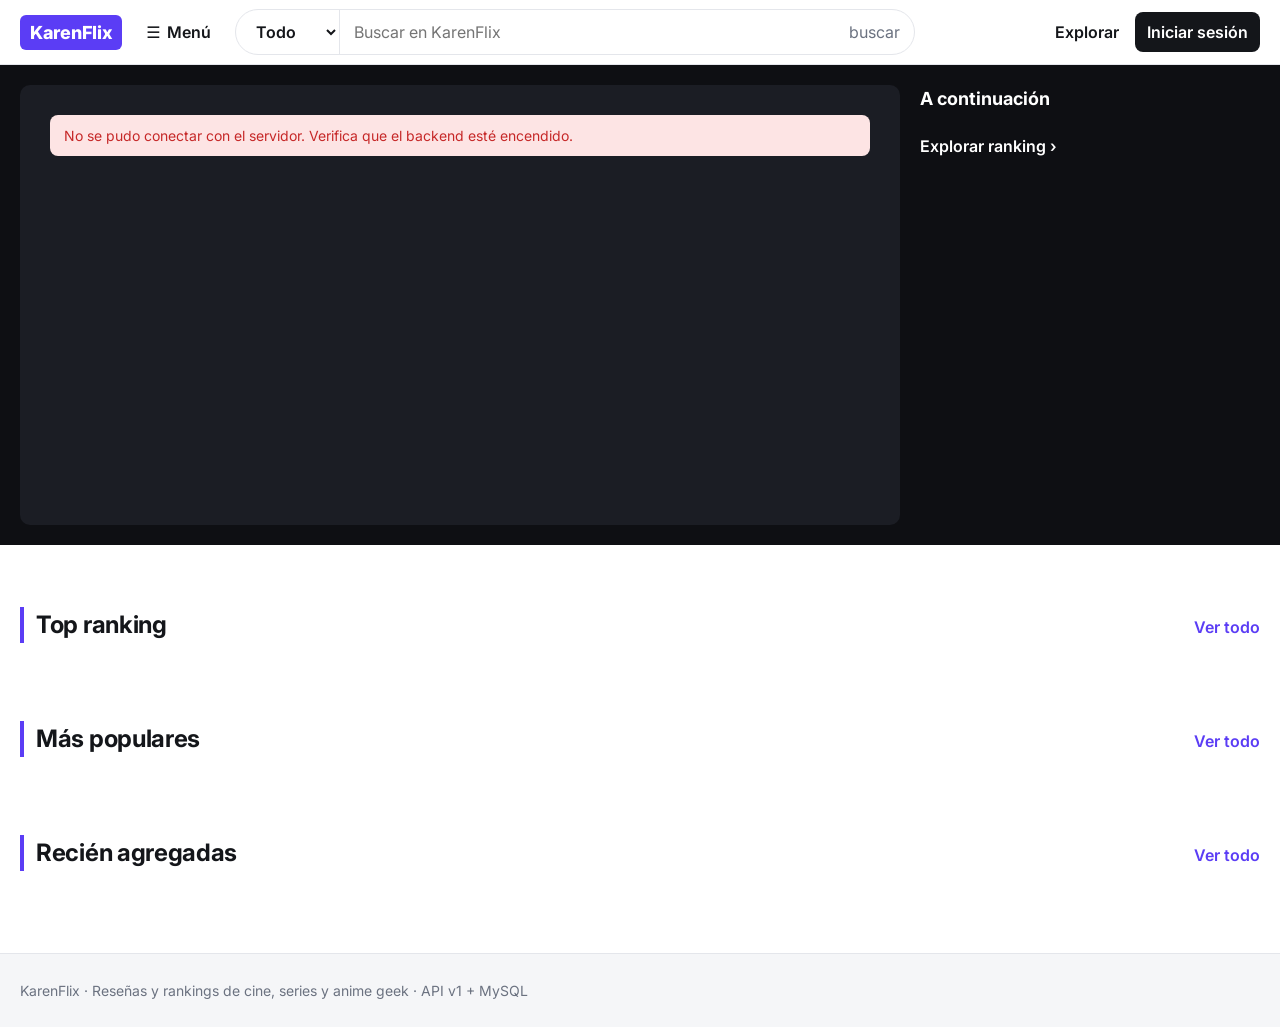
<file: index.html>
<!DOCTYPE html>
<html lang="es">
<head>
<meta charset="UTF-8">
<meta name="viewport" content="width=device-width, initial-scale=1">
<title>KarenFlix · Inicio</title>
<link rel="preconnect" href="https://fonts.googleapis.com"><link rel="preconnect" href="https://fonts.gstatic.com" crossorigin>
<link href="https://fonts.googleapis.com/css2?family=Inter:wght@400;500;600;700;800&display=swap" rel="stylesheet">
<link rel="stylesheet" href="CSS/styles.css">
</head>
<body>
<div id="app-header"></div>
<section class="hero" aria-label="Destacados">
  <div class="wrap">
    <div class="slider" id="slider"><div class="spin">Cargando destacados…</div></div>
    <aside class="upnext"><h3>A continuación</h3><div id="upnext"></div>
      <a href="peliculas.html?orden=ranking" style="display:inline-block;margin-top:10px;font-weight:600">Explorar ranking ›</a></aside>
  </div>
</section>
<main class="wrap">
  <div class="chips" id="chips"></div>
  <section class="block"><div class="sec-h"><h2>Top ranking</h2><a href="peliculas.html?orden=ranking">Ver todo</a></div><div class="row" id="rowTop"></div></section>
  <section class="block"><div class="sec-h"><h2>Más populares</h2><a href="peliculas.html?orden=popularidad">Ver todo</a></div><div class="row" id="rowPop"></div></section>
  <section class="block"><div class="sec-h"><h2>Recién agregadas</h2><a href="peliculas.html">Ver todo</a></div><div class="row" id="rowNew"></div></section>
</main>
<div id="app-footer"></div>
<script src="js/config.js"></script>
<script src="js/core.js"></script>
<script src="js/home.js"></script>
</body>
</html>
</file>
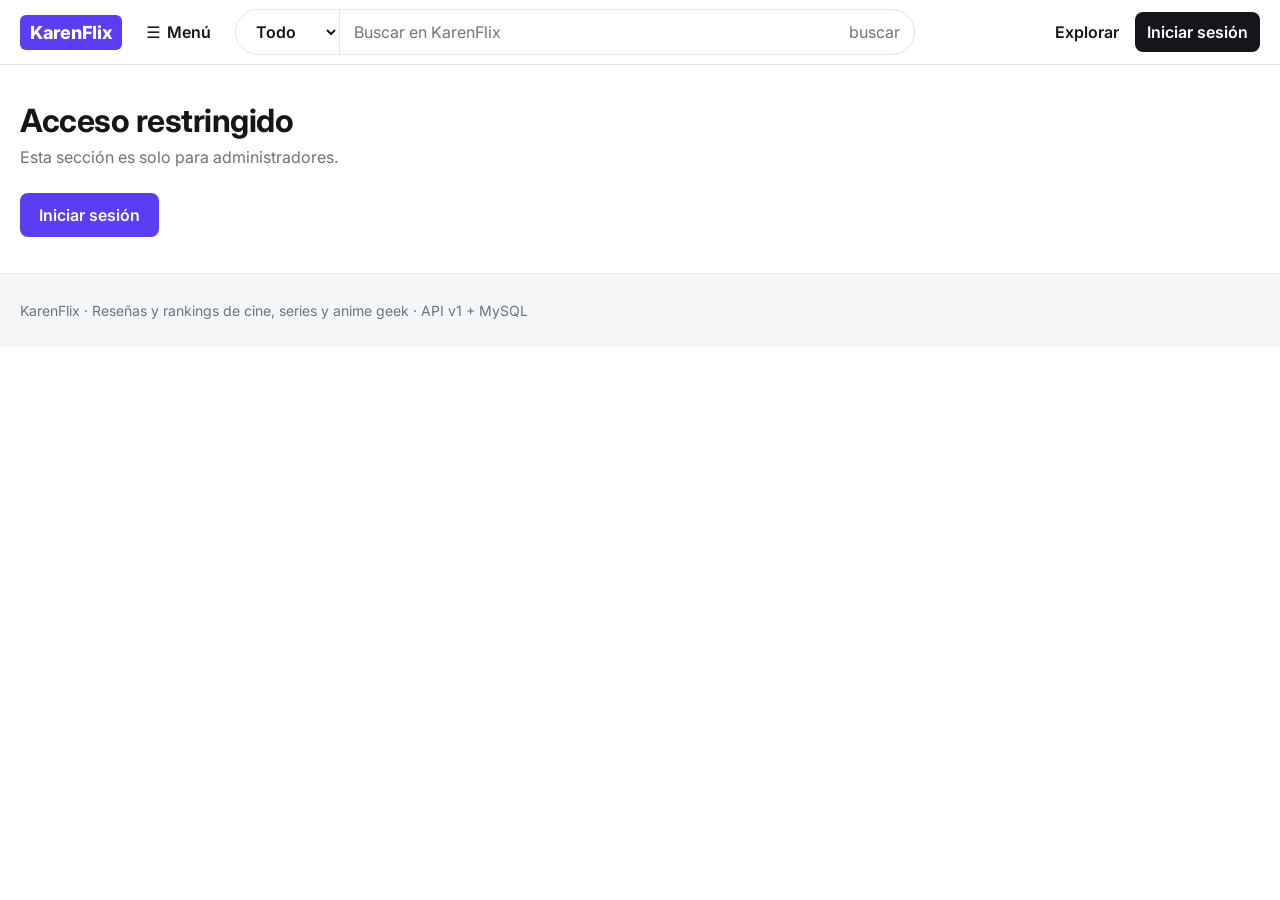
<file: admin.html>
<!DOCTYPE html>
<html lang="es">
<head>
<meta charset="UTF-8">
<meta name="viewport" content="width=device-width, initial-scale=1">
<title>KarenFlix · Panel admin</title>
<link rel="preconnect" href="https://fonts.googleapis.com"><link rel="preconnect" href="https://fonts.gstatic.com" crossorigin>
<link href="https://fonts.googleapis.com/css2?family=Inter:wght@400;500;600;700;800&display=swap" rel="stylesheet">
<link rel="stylesheet" href="CSS/styles.css">
</head>
<body>
<div id="app-header"></div>
<main class="wrap" id="adminRoot">
  <div class="page-h"><h1>Panel de administración</h1><p>Aprueba propuestas, gestiona títulos y categorías.</p></div>
  <div class="tabs big" id="tabs">
    <button class="on" data-t="pendiente">Pendientes</button><button data-t="aprobada">Aprobadas</button>
    <button data-t="rechazada">Rechazadas</button><button data-t="categorias">Categorías</button>
  </div>
  <div id="content"><div class="spin">Cargando…</div></div>
</main>
<div id="app-footer"></div>
<script src="js/config.js"></script>
<script src="js/core.js"></script>
<script src="js/admin.js"></script>
</body>
</html>
</file>
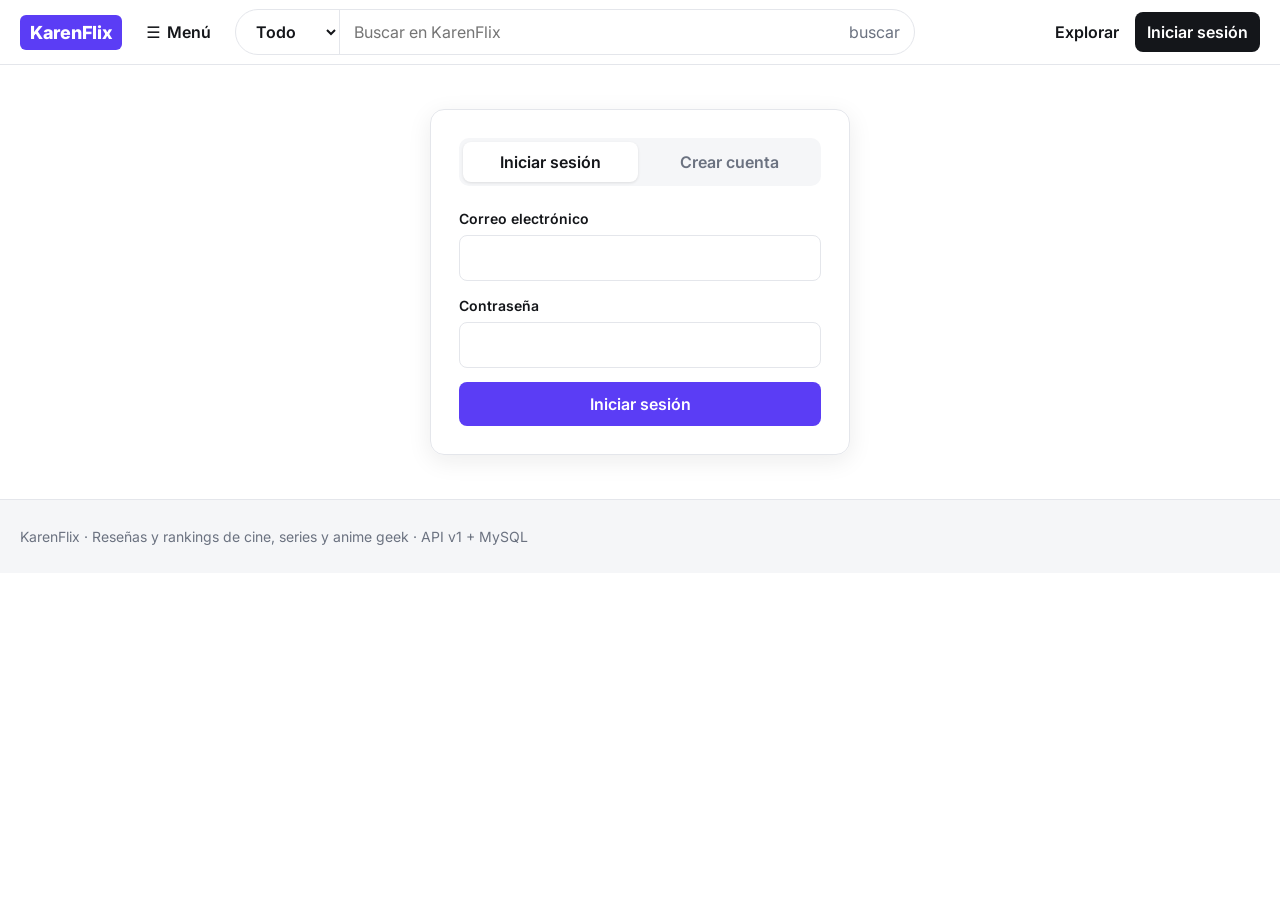
<file: login.html>
<!DOCTYPE html>
<html lang="es">
<head>
<meta charset="UTF-8">
<meta name="viewport" content="width=device-width, initial-scale=1">
<title>KarenFlix · Acceso</title>
<link rel="preconnect" href="https://fonts.googleapis.com"><link rel="preconnect" href="https://fonts.gstatic.com" crossorigin>
<link href="https://fonts.googleapis.com/css2?family=Inter:wght@400;500;600;700;800&display=swap" rel="stylesheet">
<link rel="stylesheet" href="CSS/styles.css">
</head>
<body>
<div id="app-header"></div>
<main class="wrap"><div class="auth">
  <div class="tabs" role="tablist"><button class="on" data-m="login">Iniciar sesión</button><button data-m="register">Crear cuenta</button></div>
  <div id="msg"></div>
  <form id="authForm" novalidate>
    <div class="field hidden" id="fNombre"><label for="nombre">Nombre</label><input id="nombre" name="nombre" autocomplete="name"></div>
    <div class="field"><label for="correo">Correo electrónico</label><input id="correo" name="correo" type="email" autocomplete="email" required></div>
    <div class="field"><label for="contrasena">Contraseña</label><input id="contrasena" name="contrasena" type="password" autocomplete="current-password" required></div>
    <button class="btn" style="width:100%" id="submit">Iniciar sesión</button>
  </form>
</div></main>
<div id="app-footer"></div>
<script src="js/config.js"></script>
<script src="js/core.js"></script>
<script src="js/login.js"></script>
</body>
</html>
</file>
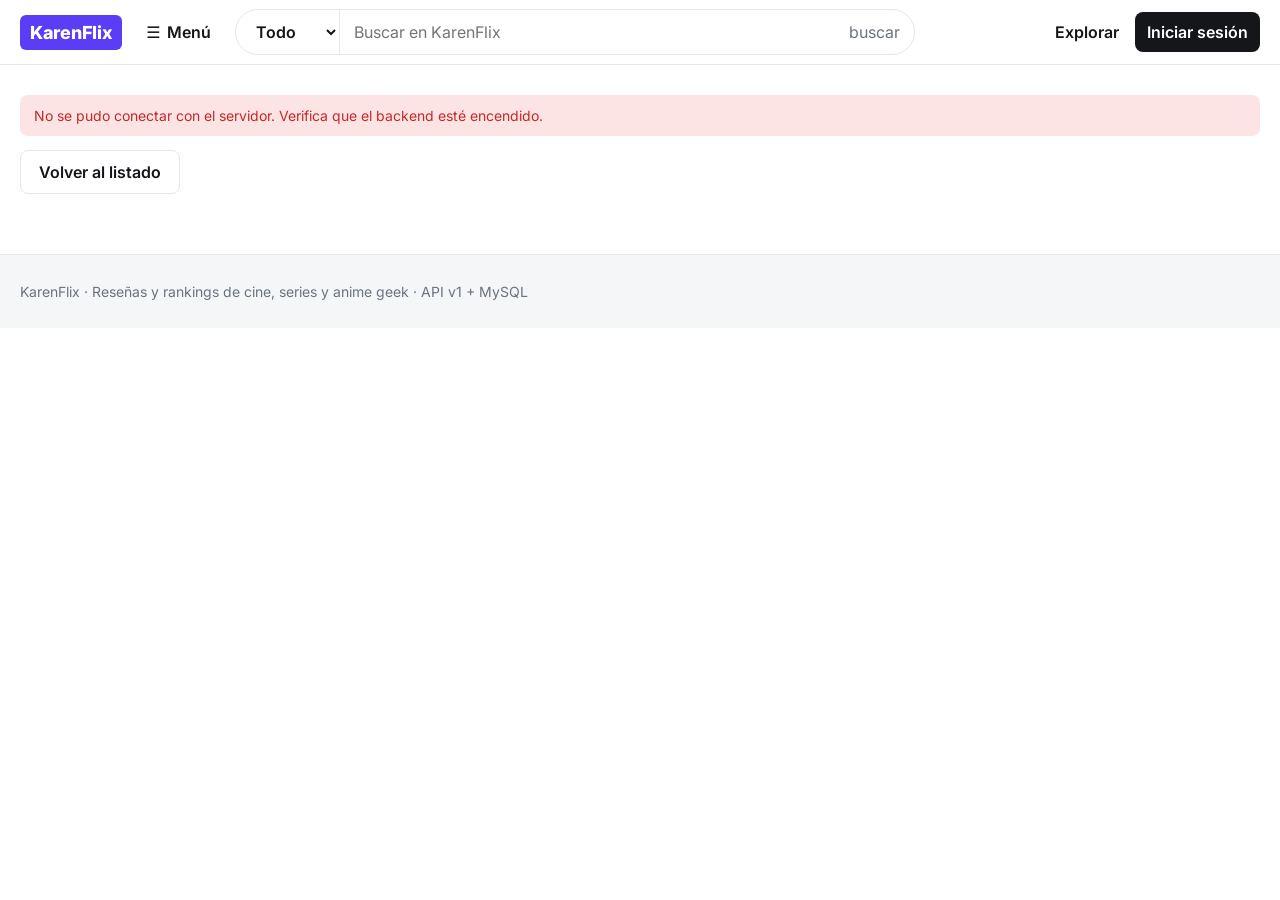
<file: pelicula.html>
<!DOCTYPE html>
<html lang="es">
<head>
<meta charset="UTF-8">
<meta name="viewport" content="width=device-width, initial-scale=1">
<title>KarenFlix · Detalle</title>
<link rel="preconnect" href="https://fonts.googleapis.com"><link rel="preconnect" href="https://fonts.gstatic.com" crossorigin>
<link href="https://fonts.googleapis.com/css2?family=Inter:wght@400;500;600;700;800&display=swap" rel="stylesheet">
<link rel="stylesheet" href="CSS/styles.css">
</head>
<body>
<div id="app-header"></div>
<div id="detail"><div class="spin">Cargando…</div></div>
<div id="app-footer"></div>
<script src="js/config.js"></script>
<script src="js/core.js"></script>
<script src="js/detalle.js"></script>
</body>
</html>
</file>
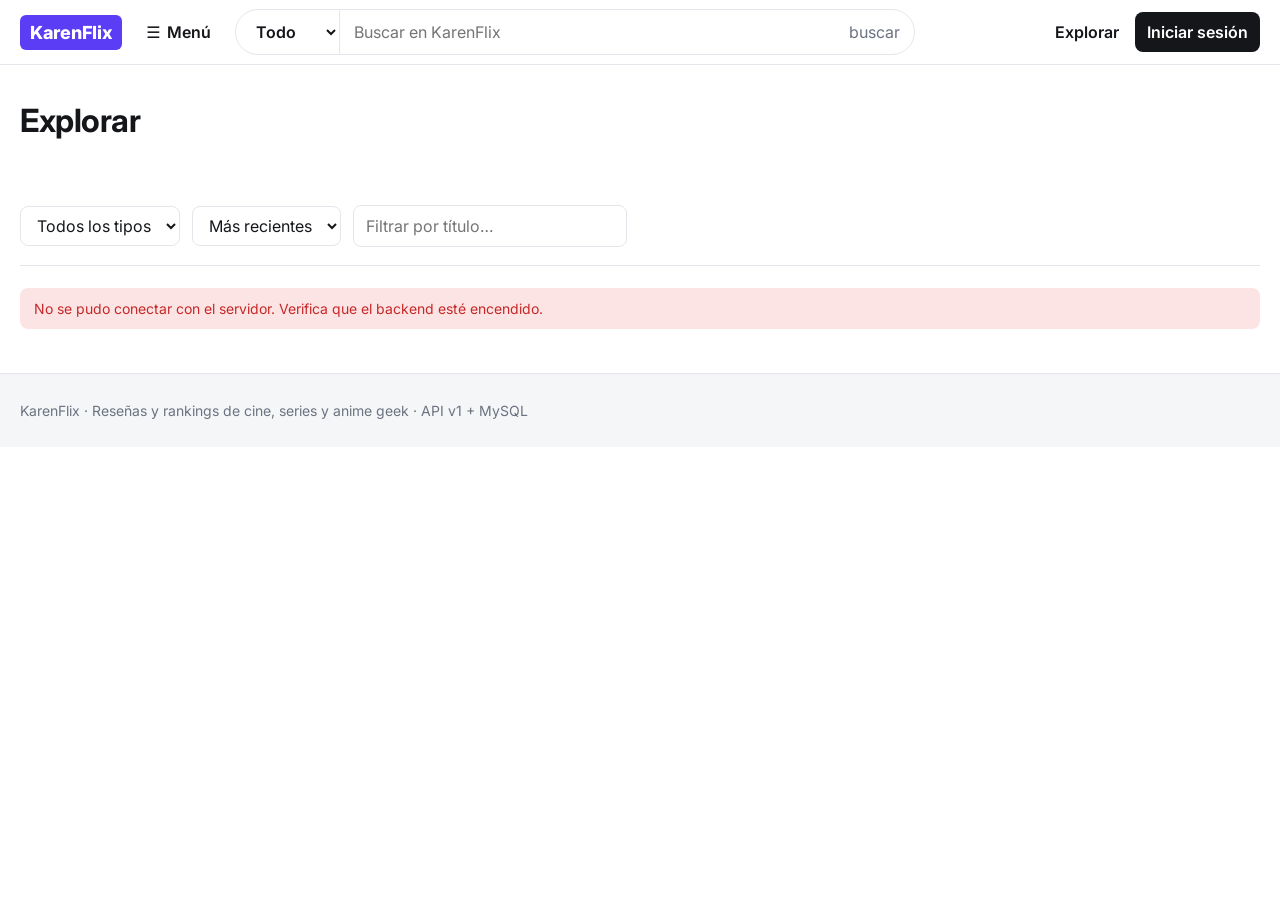
<file: peliculas.html>
<!DOCTYPE html>
<html lang="es">
<head>
<meta charset="UTF-8">
<meta name="viewport" content="width=device-width, initial-scale=1">
<title>KarenFlix · Explorar</title>
<link rel="preconnect" href="https://fonts.googleapis.com"><link rel="preconnect" href="https://fonts.gstatic.com" crossorigin>
<link href="https://fonts.googleapis.com/css2?family=Inter:wght@400;500;600;700;800&display=swap" rel="stylesheet">
<link rel="stylesheet" href="CSS/styles.css">
</head>
<body>
<div id="app-header"></div>
<main class="wrap">
  <div class="page-h"><h1 id="title">Explorar</h1><p id="count"></p></div>
  <div class="chips" id="chips"></div>
  <div class="filters">
    <select id="fTipo" aria-label="Tipo"><option value="">Todos los tipos</option><option value="pelicula">Películas</option><option value="serie">Series</option><option value="anime">Anime</option></select>
    <select id="fOrden" aria-label="Ordenar"><option value="recientes">Más recientes</option><option value="ranking">Mejor ranking</option><option value="popularidad">Más popular</option></select>
    <input id="fQ" placeholder="Filtrar por título…" aria-label="Buscar">
  </div>
  <div class="grid" id="grid"><div class="spin">Cargando…</div></div>
</main>
<div id="app-footer"></div>
<script src="js/config.js"></script>
<script src="js/core.js"></script>
<script src="js/peliculas.js"></script>
</body>
</html>
</file>
<file: CSS/styles.css>
:root{
  --bg:#fff;--soft:#f5f6f8;--line:#e4e6eb;--ink:#14161a;--muted:#6b7280;
  --brand:#5b3df5;--brand-d:#4629d6;--star:#f5a524;--ok:#12803c;--bad:#c62828;
  --hero:#0e0f13;--r:10px;--shadow:0 6px 24px rgba(20,22,26,.08);
  font-family:'Inter',system-ui,-apple-system,'Segoe UI',Roboto,sans-serif;
}
*{box-sizing:border-box;margin:0}
body{background:var(--bg);color:var(--ink);line-height:1.5;-webkit-font-smoothing:antialiased}
a{color:inherit;text-decoration:none}
img{display:block;max-width:100%}
button,input,select,textarea{font:inherit;color:inherit}
button{cursor:pointer}
.wrap{max-width:1280px;margin:0 auto;padding:0 20px}
.hidden{display:none!important}

.hdr{position:sticky;top:0;z-index:50;background:#fff;border-bottom:1px solid var(--line)}
.hdr .wrap{display:flex;align-items:center;gap:14px;height:64px}
.logo{background:var(--brand);color:#fff;font-weight:800;font-size:18px;letter-spacing:-.3px;padding:4px 10px;border-radius:6px}
.menu-btn{display:flex;align-items:center;gap:6px;background:none;border:0;font-weight:600;padding:8px 10px;border-radius:8px}
.menu-btn:hover,.nav a:hover{background:var(--soft)}
.search{flex:1;position:relative;display:flex;border:1px solid var(--line);border-radius:999px;background:#fff;max-width:680px}
.search:focus-within{border-color:var(--brand);box-shadow:0 0 0 3px rgba(91,61,245,.12)}
.search select{border:0;background:none;padding:0 8px 0 16px;font-weight:600;border-right:1px solid var(--line);outline:0;border-radius:999px 0 0 999px}
.search input{flex:1;min-width:0;border:0;outline:0;padding:10px 14px;background:none}
.search button{border:0;background:none;padding:0 14px;color:var(--muted)}
.suggest{position:absolute;top:calc(100% + 8px);left:0;right:0;background:#fff;border:1px solid var(--line);border-radius:var(--r);box-shadow:var(--shadow);overflow:hidden}
.suggest a{display:flex;gap:12px;align-items:center;padding:8px 12px}
.suggest a:hover{background:var(--soft)}
.suggest img,.suggest .ph{width:36px;height:52px;border-radius:4px;object-fit:cover;flex:none;font-size:14px}
.suggest small{color:var(--muted);display:block}
.suggest p{padding:12px;color:var(--muted)}
.nav{display:flex;align-items:center;gap:4px;margin-left:auto}
.nav a,.nav button.link{padding:8px 12px;border-radius:8px;font-weight:600;background:none;border:0;white-space:nowrap}
.nav button.link:hover{background:var(--soft)}
.nav .cta{background:var(--ink);color:#fff}
.nav .cta:hover{background:#000}
.drop{position:absolute;top:64px;left:20px;background:#fff;border:1px solid var(--line);border-radius:var(--r);box-shadow:var(--shadow);padding:8px;min-width:230px;max-height:70vh;overflow:auto}
.drop a{display:block;padding:8px 12px;border-radius:6px}
.drop a:hover{background:var(--soft)}
.drop h4{font-size:12px;color:var(--muted);padding:6px 12px;font-weight:600}

.hero{background:var(--hero);color:#fff}
.hero .wrap{display:grid;grid-template-columns:1fr 340px;gap:20px;padding-top:20px;padding-bottom:20px}
.slider{position:relative;border-radius:var(--r);overflow:hidden;aspect-ratio:16/8;background:#1b1d24;min-height:340px}
.slide{position:absolute;inset:0;opacity:0;transition:opacity .5s;pointer-events:none;display:flex;align-items:flex-end}
.slide.on{opacity:1;pointer-events:auto}
.slide .bg{position:absolute;inset:-30px;background-size:cover;background-position:center;filter:blur(28px) brightness(.55) saturate(1.2)}
.slide .shade{position:absolute;inset:0;background:linear-gradient(0deg,rgba(0,0,0,.85),rgba(0,0,0,.05) 65%)}
.slide .body{position:relative;display:flex;gap:22px;align-items:flex-end;padding:26px 30px;width:100%}
.slide .poster{width:150px;aspect-ratio:2/3;border-radius:8px;object-fit:cover;box-shadow:0 10px 30px rgba(0,0,0,.5);flex:none}
.slide h2{font-size:clamp(24px,3.2vw,38px);line-height:1.1;letter-spacing:-.5px;margin-bottom:8px}
.slide .meta{display:flex;flex-wrap:wrap;gap:10px;color:#cfd2da;font-size:14px;margin-bottom:10px}
.slide p{color:#d9dbe2;max-width:56ch;display:-webkit-box;-webkit-line-clamp:2;line-clamp:2;-webkit-box-orient:vertical;overflow:hidden;margin-bottom:14px}
.arrow{position:absolute;top:50%;transform:translateY(-50%);z-index:3;width:42px;height:64px;border:1px solid rgba(255,255,255,.35);background:rgba(0,0,0,.45);color:#fff;font-size:22px;border-radius:6px}
.arrow:hover{background:rgba(0,0,0,.75)}
.arrow.l{left:10px}.arrow.r{right:10px}
.upnext h3{font-size:18px;margin-bottom:12px}
.up{display:flex;gap:14px;padding:12px;border-radius:8px;width:100%;text-align:left;background:none;border:0;color:#fff;align-items:center}
.up:hover,.up.cur{background:rgba(255,255,255,.08)}
.up img,.up .ph{width:70px;height:105px;border-radius:6px;object-fit:cover;flex:none;font-size:20px}
.up b{display:block;line-height:1.25}
.up small{color:#aeb2bd}
.dots{position:absolute;bottom:10px;right:16px;z-index:3;display:flex;gap:6px}
.dots i{width:7px;height:7px;border-radius:50%;background:rgba(255,255,255,.4)}
.dots i.on{background:#fff}

.chips{display:flex;flex-wrap:wrap;gap:10px;padding:18px 0}
.chip{border:1px solid var(--line);background:#fff;border-radius:999px;padding:7px 16px;font-weight:600;font-size:14px}
.chip:hover{border-color:var(--ink)}
.chip.on{background:var(--ink);color:#fff;border-color:var(--ink)}

section.block{padding:26px 0}
.sec-h{display:flex;align-items:baseline;justify-content:space-between;margin-bottom:16px;border-left:4px solid var(--brand);padding-left:12px}
.sec-h h2{font-size:24px;letter-spacing:-.3px}
.sec-h a{color:var(--brand);font-weight:600}
.row{display:grid;grid-auto-flow:column;grid-auto-columns:minmax(170px,200px);gap:16px;overflow-x:auto;padding-bottom:10px}
.grid{display:grid;grid-template-columns:repeat(auto-fill,minmax(180px,1fr));gap:22px 16px}
.card{display:flex;flex-direction:column;border:1px solid var(--line);border-radius:var(--r);overflow:hidden;background:#fff;transition:box-shadow .2s,transform .2s}
.card:hover{box-shadow:var(--shadow);transform:translateY(-2px)}
.card .img{position:relative;aspect-ratio:2/3;background:var(--soft)}
.card .img img{width:100%;height:100%;object-fit:cover}
.card .rank{position:absolute;top:0;left:0;background:var(--ink);color:#fff;font-weight:700;padding:4px 10px;border-bottom-right-radius:10px;font-size:14px}
.card .info{padding:10px 12px 14px;display:flex;flex-direction:column;gap:3px}
.card .t{font-weight:600;line-height:1.25}
.card .s{color:var(--muted);font-size:13px}
.star{color:var(--star)}
.rate{display:inline-flex;align-items:center;gap:4px;font-weight:600;font-size:14px}
.ph{background:linear-gradient(135deg,#dcd7ff,#f1efff);display:grid;place-items:center;color:var(--brand);font-weight:800;font-size:28px;width:100%;height:100%}
.tag{display:inline-block;font-size:12px;font-weight:600;padding:2px 9px;border-radius:999px;background:var(--soft);color:var(--muted)}
.tag.pendiente{background:#fff4d6;color:#8a5a00}.tag.aprobada{background:#dcf5e5;color:var(--ok)}.tag.rechazada{background:#fde4e4;color:var(--bad)}

.btn{display:inline-flex;align-items:center;justify-content:center;gap:8px;border:1px solid transparent;border-radius:8px;padding:9px 18px;font-weight:600;background:var(--brand);color:#fff}
.btn:hover{background:var(--brand-d)}
.btn.ghost{background:#fff;color:var(--ink);border-color:var(--line)}
.btn.ghost:hover{border-color:var(--ink)}
.btn.light{background:#fff;color:var(--ink)}
.btn.light:hover{background:#eee}
.btn.danger{background:#fff;color:var(--bad);border-color:#f0c4c4}
.btn.danger:hover{background:#fde4e4}
.btn.sm{padding:5px 12px;font-size:14px}
.btn:disabled{opacity:.5;cursor:not-allowed}
.field{display:flex;flex-direction:column;gap:6px;margin-bottom:14px}
.field label{font-weight:600;font-size:14px}
.field input,.field select,.field textarea{border:1px solid var(--line);border-radius:8px;padding:10px 12px;background:#fff;outline:0;width:100%}
.field input:focus,.field select:focus,.field textarea:focus{border-color:var(--brand);box-shadow:0 0 0 3px rgba(91,61,245,.12)}
.field textarea{min-height:100px;resize:vertical}
.err{background:#fde4e4;color:var(--bad);border-radius:8px;padding:10px 14px;margin-bottom:14px;font-size:14px}
.err ul{padding-left:18px}
.filters{display:flex;flex-wrap:wrap;gap:12px;align-items:center;padding:18px 0;border-bottom:1px solid var(--line);margin-bottom:22px}
.filters select,.filters input{border:1px solid var(--line);border-radius:8px;padding:8px 12px;background:#fff}
.page-h{padding:32px 0 6px}
.page-h h1{font-size:32px;letter-spacing:-.5px}
.page-h p{color:var(--muted)}
.empty{text-align:center;color:var(--muted);padding:50px 10px;border:1px dashed var(--line);border-radius:var(--r)}

.detail-top{background:var(--hero);color:#fff}
.detail-top .wrap{display:flex;gap:32px;padding-top:34px;padding-bottom:34px}
.detail-top .poster{width:260px;height:390px;border-radius:10px;object-fit:cover;flex:none;box-shadow:0 14px 40px rgba(0,0,0,.5)}
.detail-top .poster.ph{font-size:60px}
.detail-top h1{font-size:clamp(28px,4vw,44px);letter-spacing:-.8px;line-height:1.1;margin-bottom:10px}
.detail-top .meta{display:flex;flex-wrap:wrap;gap:12px;color:#c9ccd5;margin-bottom:18px}
.detail-top p.desc{max-width:70ch;color:#e5e7ec;margin-bottom:22px}
.scores{display:flex;gap:28px;flex-wrap:wrap}
.score b{font-size:28px;display:block;line-height:1}
.score small{color:#aeb2bd}
.cols{display:grid;grid-template-columns:1fr 360px;gap:36px;padding:30px 0 50px;align-items:start}
.review{border:1px solid var(--line);border-radius:var(--r);padding:16px 18px;margin-bottom:14px}
.review .top{display:flex;justify-content:space-between;gap:10px;align-items:flex-start}
.review h4{font-size:17px}
.review .by{color:var(--muted);font-size:13px}
.review p{margin:10px 0 12px;white-space:pre-wrap}
.review .acts{display:flex;gap:8px;flex-wrap:wrap;align-items:center}
.pill{display:inline-flex;gap:6px;align-items:center;border:1px solid var(--line);background:#fff;border-radius:999px;padding:4px 12px;font-size:14px}
button.pill:hover:not(:disabled){border-color:var(--ink)}
button.pill:disabled{opacity:.5;cursor:not-allowed}
.panel{border:1px solid var(--line);border-radius:var(--r);padding:20px;position:sticky;top:84px;background:#fff}
.panel h3{margin-bottom:12px}
.nums{display:flex;flex-wrap:wrap;gap:6px;margin-bottom:14px}
.nums button{width:34px;height:34px;border-radius:8px;border:1px solid var(--line);background:#fff;font-weight:600}
.nums button.on{background:var(--star);border-color:var(--star);color:#fff}

.auth{max-width:420px;margin:44px auto;border:1px solid var(--line);border-radius:14px;padding:28px;box-shadow:var(--shadow)}
.tabs{display:flex;gap:4px;background:var(--soft);padding:4px;border-radius:10px;margin-bottom:22px}
.tabs button{flex:1;border:0;background:none;padding:8px 16px;border-radius:8px;font-weight:600;color:var(--muted)}
.tabs button.on{background:#fff;color:var(--ink);box-shadow:0 1px 3px rgba(0,0,0,.1)}
.tabs.big{display:inline-flex;margin:18px 0}

.tbl{width:100%;border-collapse:collapse}
.tbl th{text-align:left;font-size:13px;color:var(--muted);padding:10px;border-bottom:1px solid var(--line)}
.tbl td{padding:12px 10px;border-bottom:1px solid var(--line);vertical-align:middle}
.tbl .thumb{width:44px;height:64px;border-radius:5px;object-fit:cover;background:var(--soft)}
.tbl .thumb.ph{font-size:16px}
.tbl .acts{display:flex;gap:6px;flex-wrap:wrap}
.scroll-x{overflow-x:auto}

dialog{border:0;border-radius:14px;padding:26px;width:min(520px,92vw);box-shadow:0 20px 60px rgba(0,0,0,.25)}
dialog::backdrop{background:rgba(10,10,20,.55)}
dialog h3{font-size:20px;margin-bottom:16px}
.dlg-acts{display:flex;justify-content:flex-end;gap:10px;margin-top:6px}
.toast{position:fixed;bottom:22px;left:50%;transform:translateX(-50%);background:var(--ink);color:#fff;padding:12px 20px;border-radius:10px;z-index:100;box-shadow:var(--shadow)}
.toast.bad{background:var(--bad)}
.ftr{border-top:1px solid var(--line);background:var(--soft);padding:26px 0;color:var(--muted);font-size:14px;margin-top:30px}
.spin{padding:40px;text-align:center;color:var(--muted)}

@media(max-width:960px){
  .hero .wrap{grid-template-columns:1fr}.upnext{display:none}
  .cols{grid-template-columns:1fr}.panel{position:static}
}
@media(max-width:700px){
  .hdr .wrap{flex-wrap:wrap;height:auto;padding-top:10px;padding-bottom:10px}
  .search{order:5;flex-basis:100%;max-width:none}
  .menu-btn span{display:none}
  .slider{aspect-ratio:auto;min-height:430px}
  .slide .body{flex-direction:column;align-items:flex-start;padding:18px}
  .slide .poster{width:100px}
  .detail-top .wrap{flex-direction:column}.detail-top .poster{width:170px;height:255px}
  .nav a.hide-sm{display:none}
}
</file>
